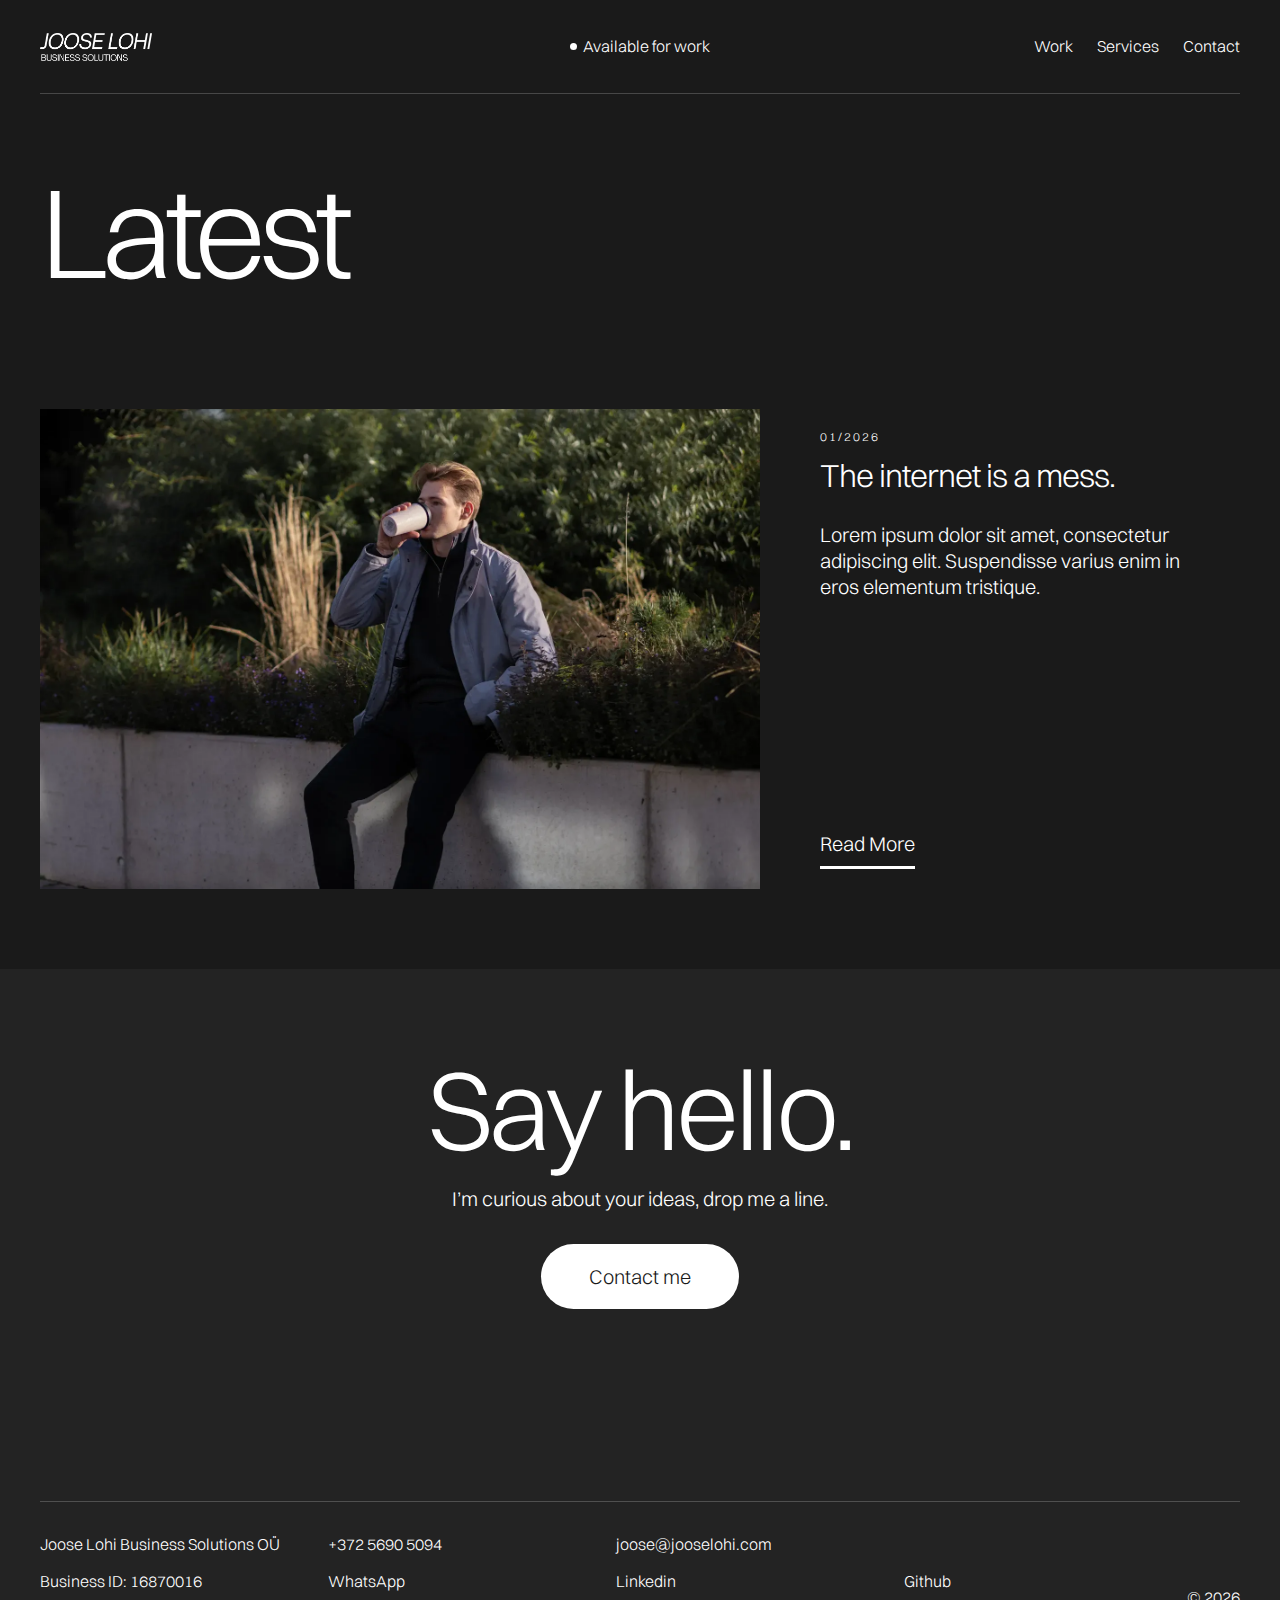
<file: public/latest.html>
<!DOCTYPE html><!--  Last Published: Wed Jan 21 2026 11:42:59 GMT+0000 (Coordinated Universal Time)  -->
<html data-wf-page="6955a26e9da841dbe1d64b2a" data-wf-site="6955a26c9da841dbe1d64a0b">
<head>
  <meta charset="utf-8">
  <title>Latest</title>
  <meta content="Latest" property="og:title">
  <meta content="Latest" property="twitter:title">
  <meta content="width=device-width, initial-scale=1" name="viewport">
  <link href="css/normalize.css" rel="stylesheet" type="text/css">
  <link href="css/components.css" rel="stylesheet" type="text/css">
  <link href="css/newtokyo-6ce146.css" rel="stylesheet" type="text/css">
  <script type="text/javascript">!function(o,c){var n=c.documentElement,t=" w-mod-";n.className+=t+"js",("ontouchstart"in o||o.DocumentTouch&&c instanceof DocumentTouch)&&(n.className+=t+"touch")}(window,document);</script>
  <link href="images/favicon.png" rel="shortcut icon" type="image/x-icon">
  <link href="images/webclip.png" rel="apple-touch-icon">
</head>
<body>
  <div class="navbar">
    <div class="page-padding">
      <div class="container-large">
        <div class="navbar-inside">
          <a href="https://jooselohi.com" class="navbar-logo w-inline-block"><img src="images/text-logo-white.jpg" loading="lazy" width="Auto" height="28" alt="White text &quot;JOOSE LOHI BUSINESS SOLUTIONS&quot; on a black background."></a>
          <div id="w-node-_2beb261c-6d31-f492-585a-9c9ce40df4c7-e40df4c1" class="navbar-available-div">
            <div class="navbar-available-dot"></div>
            <div>Available for work</div>
          </div>
          <div id="w-node-_2beb261c-6d31-f492-585a-9c9ce40df4cb-e40df4c1" class="navbar-links-wrap">
            <a href="#" class="navbar-link">Work</a>
            <a href="#" class="navbar-link">Services</a>
            <a href="#contact" class="navbar-link">Contact</a>
          </div>
        </div>
      </div>
    </div>
  </div>
  <div class="section-latest">
    <div class="container-latest">
      <div class="page-padding">
        <div class="container-large">
          <div class="header-latest">
            <h1>Latest</h1>
          </div>
          <div class="latest">
            <div class="latest-item">
              <div class="latest-card-wrapper">
                <div class="latest-card-image-wrapper"><img sizes="(max-width: 3000px) 100vw, 3000px" srcset="images/AHP_Joose-42-p-500.webp 500w, images/AHP_Joose-42-p-800.webp 800w, images/AHP_Joose-42-p-1080.webp 1080w, images/AHP_Joose-42-p-1600.webp 1600w, images/AHP_Joose-42-p-2000.webp 2000w, images/AHP_Joose-42-p-2600.webp 2600w, images/man-drinking-coffee.jpg 3000w" alt="A man in a gray jacket and black pants is drinking from a white cup while sitting on a concrete wall with greenery behind him. The lighting is soft and natural." src="images/man-drinking-coffee.jpg" loading="lazy" class="latest-card-image"></div>
                <div class="latest-card-content-wrapper">
                  <div class="latest-card-content-top">
                    <div class="latest-card-date-wrapper">
                      <div class="latest-card-date">01/2026</div>
                    </div>
                    <h3 class="latest-card-heading">The internet is a mess.</h3>
                    <p>Lorem ipsum dolor sit amet, consectetur adipiscing elit. Suspendisse varius enim in eros elementum tristique.</p>
                  </div>
                  <a href="#" class="blog-card-button w-button">Read More</a>
                </div>
              </div>
            </div>
          </div>
        </div>
      </div>
    </div>
  </div>
  <footer id="contact" class="footer">
    <div class="page-padding">
      <div class="container-large">
        <div class="padding-top padding-huge">
          <div class="footer-inside">
            <div data-w-id="40281b69-8629-825b-200f-d22b865866f9" class="footer-top">
              <div class="margin-bottom margin-medium">
                <div class="footer-cta-text">Say hello.</div>
              </div>
              <div class="margin-bottom margin-medium">
                <div class="max-width-medium">
                  <div>I’m curious about your ideas, drop me a line.</div>
                </div>
              </div>
              <a href="mailto:joose@jooselohi.com" class="button w-inline-block">
                <div class="button-text-wrap">
                  <div class="button-text">Contact me</div>
                  <div class="button-text-absolute">Contact me</div>
                </div>
              </a>
            </div>
            <div data-w-id="40281b69-8629-825b-200f-d22b8658670c" class="footer-bottom">
              <div>
                <div class="footer-links-wrap">
                  <div href="#" id="w-node-f7de6b81-3cd9-6c16-a3d8-963a7151f1e3-865866f4" class="footer-link">Joose Lohi Business Solutions OÜ</div>
                  <a href="tel:+37256905094" id="w-node-_40281b69-8629-825b-200f-d22b86586710-865866f4" class="footer-link">+372 5690 5094</a>
                  <a href="mailto:joose@jooselohi.com" id="w-node-_40281b69-8629-825b-200f-d22b86586712-865866f4" class="footer-link">joose@jooselohi.com</a>
                </div>
                <div class="footer-links-wrap">
                  <div id="w-node-f1f7a3b7-480e-c252-97c6-18210399ed0e-865866f4" class="footer-link">Business ID: 16870016</div>
                  <a id="w-node-_3557691e-91a3-cc7c-5c8c-46555b184565-865866f4" href="https://wa.me/37256905094" target="_blank" class="footer-link">WhatsApp</a>
                  <a id="w-node-f1f7a3b7-480e-c252-97c6-18210399ed0c-865866f4" href="https://www.linkedin.com/in/joose-lohi-576965249/" target="_blank" class="footer-link">Linkedin</a>
                  <a id="w-node-f1f7a3b7-480e-c252-97c6-18210399ed12-865866f4" href="https://github.com/jooselohi" target="_blank" class="footer-link">Github</a>
                </div>
              </div>
              <div class="footer-link">© 2026</div>
            </div>
          </div>
        </div>
      </div>
    </div>
  </footer>
  <script src="https://d3e54v103j8qbb.cloudfront.net/js/jquery-3.5.1.min.dc5e7f18c8.js?site=6955a26c9da841dbe1d64a0b" type="text/javascript" integrity="sha256-9/aliU8dGd2tb6OSsuzixeV4y/faTqgFtohetphbbj0=" crossorigin="anonymous"></script>
  <script src="js/newtokyo-6ce146.js" type="text/javascript"></script>
</body>
</html>
</file>
<file: public/css/components.css>
@font-face {
  font-family: 'webflow-icons';
  src: url("[data-uri]") format('truetype');
  font-weight: normal;
  font-style: normal;
}
[class^="w-icon-"],
[class*=" w-icon-"] {
  /* use !important to prevent issues with browser extensions that change fonts */
  font-family: 'webflow-icons' !important;
  speak: none;
  font-style: normal;
  font-weight: normal;
  font-variant: normal;
  text-transform: none;
  line-height: 1;
  /* Better Font Rendering =========== */
  -webkit-font-smoothing: antialiased;
  -moz-osx-font-smoothing: grayscale;
}
.w-icon-slider-right:before {
  content: "\e600";
}
.w-icon-slider-left:before {
  content: "\e601";
}
.w-icon-nav-menu:before {
  content: "\e602";
}
.w-icon-arrow-down:before,
.w-icon-dropdown-toggle:before {
  content: "\e603";
}
.w-icon-file-upload-remove:before {
  content: "\e900";
}
.w-icon-file-upload-icon:before {
  content: "\e903";
}
* {
  -webkit-box-sizing: border-box;
  -moz-box-sizing: border-box;
  box-sizing: border-box;
}
html {
  height: 100%;
}
body {
  margin: 0;
  min-height: 100%;
  background-color: #fff;
  font-family: Arial, sans-serif;
  font-size: 14px;
  line-height: 20px;
  color: #333;
}
img {
  max-width: 100%;
  vertical-align: middle;
  display: inline-block;
}
html.w-mod-touch * {
  background-attachment: scroll !important;
}
.w-block {
  display: block;
}
.w-inline-block {
  max-width: 100%;
  display: inline-block;
}
.w-clearfix:before,
.w-clearfix:after {
  content: " ";
  display: table;
  grid-column-start: 1;
  grid-row-start: 1;
  grid-column-end: 2;
  grid-row-end: 2;
}
.w-clearfix:after {
  clear: both;
}
.w-hidden {
  display: none;
}
.w-button {
  display: inline-block;
  padding: 9px 15px;
  background-color: #3898EC;
  color: white;
  border: 0;
  line-height: inherit;
  text-decoration: none;
  cursor: pointer;
  border-radius: 0;
}
input.w-button {
  -webkit-appearance: button;
}
html[data-w-dynpage] [data-w-cloak] {
  color: transparent !important;
}
.w-code-block {
  margin: unset;
}
pre.w-code-block code {
  all: inherit;
}
.w-optimization {
  display: contents;
}
.w-webflow-badge,
.w-webflow-badge > img {
  box-sizing: unset;
  width: unset;
  height: unset;
  max-height: unset;
  max-width: unset;
  min-height: unset;
  min-width: unset;
  margin: unset;
  padding: unset;
  float: unset;
  clear: unset;
  border: unset;
  border-radius: unset;
  background: unset;
  background-image: unset;
  background-position: unset;
  background-size: unset;
  background-repeat: unset;
  background-origin: unset;
  background-clip: unset;
  background-attachment: unset;
  background-color: unset;
  box-shadow: unset;
  transform: unset;
  transition: unset;
  direction: unset;
  font-family: unset;
  font-weight: unset;
  color: unset;
  font-size: unset;
  line-height: unset;
  font-style: unset;
  font-variant: unset;
  text-align: unset;
  letter-spacing: unset;
  text-decoration: unset;
  text-indent: unset;
  text-transform: unset;
  list-style-type: unset;
  text-shadow: unset;
  vertical-align: unset;
  cursor: unset;
  white-space: unset;
  word-break: unset;
  word-spacing: unset;
  word-wrap: unset;
}
.w-webflow-badge {
  position: fixed !important;
  display: inline-block !important;
  visibility: visible !important;
  opacity: 1 !important;
  z-index: 2147483647 !important;
  top: auto !important;
  right: 12px !important;
  bottom: 12px !important;
  left: auto !important;
  color: #aaadb0 !important;
  background-color: #fff !important;
  border-radius: 3px !important;
  padding: 6px !important;
  font-size: 12px !important;
  line-height: 14px !important;
  text-decoration: none !important;
  transform: none !important;
  margin: 0 !important;
  width: auto !important;
  height: auto !important;
  overflow: unset !important;
  white-space: nowrap;
  box-shadow: 0 0 0 1px rgba(0, 0, 0, 0.1), 0px 1px 3px rgba(0, 0, 0, 0.1);
  cursor: pointer;
}
.w-webflow-badge > img {
  position: unset;
  display: inline-block !important;
  visibility: unset !important;
  opacity: 1 !important;
  vertical-align: middle !important;
}
h1,
h2,
h3,
h4,
h5,
h6 {
  font-weight: bold;
  margin-bottom: 10px;
}
h1 {
  font-size: 38px;
  line-height: 44px;
  margin-top: 20px;
}
h2 {
  font-size: 32px;
  line-height: 36px;
  margin-top: 20px;
}
h3 {
  font-size: 24px;
  line-height: 30px;
  margin-top: 20px;
}
h4 {
  font-size: 18px;
  line-height: 24px;
  margin-top: 10px;
}
h5 {
  font-size: 14px;
  line-height: 20px;
  margin-top: 10px;
}
h6 {
  font-size: 12px;
  line-height: 18px;
  margin-top: 10px;
}
p {
  margin-top: 0;
  margin-bottom: 10px;
}
blockquote {
  margin: 0 0 10px 0;
  padding: 10px 20px;
  border-left: 5px solid #E2E2E2;
  font-size: 18px;
  line-height: 22px;
}
figure {
  margin: 0;
  margin-bottom: 10px;
}
figcaption {
  margin-top: 5px;
  text-align: center;
}
ul,
ol {
  margin-top: 0px;
  margin-bottom: 10px;
  padding-left: 40px;
}
.w-list-unstyled {
  padding-left: 0;
  list-style: none;
}
.w-embed:before,
.w-embed:after {
  content: " ";
  display: table;
  grid-column-start: 1;
  grid-row-start: 1;
  grid-column-end: 2;
  grid-row-end: 2;
}
.w-embed:after {
  clear: both;
}
.w-video {
  width: 100%;
  position: relative;
  padding: 0;
}
.w-video iframe,
.w-video object,
.w-video embed {
  position: absolute;
  top: 0;
  left: 0;
  width: 100%;
  height: 100%;
  border: none;
}
fieldset {
  padding: 0;
  margin: 0;
  border: 0;
}
button,
[type='button'],
[type='reset'] {
  border: 0;
  cursor: pointer;
  -webkit-appearance: button;
}
.w-form {
  margin: 0 0 15px;
}
.w-form-done {
  display: none;
  padding: 20px;
  text-align: center;
  background-color: #dddddd;
}
.w-form-fail {
  display: none;
  margin-top: 10px;
  padding: 10px;
  background-color: #ffdede;
}
label {
  display: block;
  margin-bottom: 5px;
  font-weight: bold;
}
.w-input,
.w-select {
  display: block;
  width: 100%;
  height: 38px;
  padding: 8px 12px;
  margin-bottom: 10px;
  font-size: 14px;
  line-height: 1.42857143;
  color: #333333;
  vertical-align: middle;
  background-color: #ffffff;
  border: 1px solid #cccccc;
}
.w-input::placeholder,
.w-select::placeholder {
  color: #999;
}
.w-input:focus,
.w-select:focus {
  border-color: #3898EC;
  outline: 0;
}
.w-input[disabled],
.w-select[disabled],
.w-input[readonly],
.w-select[readonly],
fieldset[disabled] .w-input,
fieldset[disabled] .w-select {
  cursor: not-allowed;
}
.w-input[disabled]:not(.w-input-disabled),
.w-select[disabled]:not(.w-input-disabled),
.w-input[readonly],
.w-select[readonly],
fieldset[disabled]:not(.w-input-disabled) .w-input,
fieldset[disabled]:not(.w-input-disabled) .w-select {
  background-color: #eeeeee;
}
textarea.w-input,
textarea.w-select {
  height: auto;
}
.w-select {
  background-color: #f3f3f3;
}
.w-select[multiple] {
  height: auto;
}
.w-form-label {
  display: inline-block;
  cursor: pointer;
  font-weight: normal;
  margin-bottom: 0px;
}
.w-radio {
  display: block;
  margin-bottom: 5px;
  padding-left: 20px;
}
.w-radio:before,
.w-radio:after {
  content: " ";
  display: table;
  grid-column-start: 1;
  grid-row-start: 1;
  grid-column-end: 2;
  grid-row-end: 2;
}
.w-radio:after {
  clear: both;
}
.w-radio-input {
  margin: 4px 0 0;
  line-height: normal;
  float: left;
  margin-left: -20px;
}
.w-radio-input {
  margin-top: 3px;
}
.w-file-upload {
  display: block;
  margin-bottom: 10px;
}
.w-file-upload-input {
  width: 0.1px;
  height: 0.1px;
  opacity: 0;
  overflow: hidden;
  position: absolute;
  z-index: -100;
}
.w-file-upload-default,
.w-file-upload-uploading,
.w-file-upload-success {
  display: inline-block;
  color: #333333;
}
.w-file-upload-error {
  display: block;
  margin-top: 10px;
}
.w-file-upload-default.w-hidden,
.w-file-upload-uploading.w-hidden,
.w-file-upload-error.w-hidden,
.w-file-upload-success.w-hidden {
  display: none;
}
.w-file-upload-uploading-btn {
  display: flex;
  font-size: 14px;
  font-weight: normal;
  cursor: pointer;
  margin: 0;
  padding: 8px 12px;
  border: 1px solid #cccccc;
  background-color: #fafafa;
}
.w-file-upload-file {
  display: flex;
  flex-grow: 1;
  justify-content: space-between;
  margin: 0;
  padding: 8px 9px 8px 11px;
  border: 1px solid #cccccc;
  background-color: #fafafa;
}
.w-file-upload-file-name {
  font-size: 14px;
  font-weight: normal;
  display: block;
}
.w-file-remove-link {
  margin-top: 3px;
  margin-left: 10px;
  width: auto;
  height: auto;
  padding: 3px;
  display: block;
  cursor: pointer;
}
.w-icon-file-upload-remove {
  margin: auto;
  font-size: 10px;
}
.w-file-upload-error-msg {
  display: inline-block;
  color: #ea384c;
  padding: 2px 0;
}
.w-file-upload-info {
  display: inline-block;
  line-height: 38px;
  padding: 0 12px;
}
.w-file-upload-label {
  display: inline-block;
  font-size: 14px;
  font-weight: normal;
  cursor: pointer;
  margin: 0;
  padding: 8px 12px;
  border: 1px solid #cccccc;
  background-color: #fafafa;
}
.w-icon-file-upload-icon,
.w-icon-file-upload-uploading {
  display: inline-block;
  margin-right: 8px;
  width: 20px;
}
.w-icon-file-upload-uploading {
  height: 20px;
}
.w-container {
  margin-left: auto;
  margin-right: auto;
  max-width: 940px;
}
.w-container:before,
.w-container:after {
  content: " ";
  display: table;
  grid-column-start: 1;
  grid-row-start: 1;
  grid-column-end: 2;
  grid-row-end: 2;
}
.w-container:after {
  clear: both;
}
.w-container .w-row {
  margin-left: -10px;
  margin-right: -10px;
}
.w-row:before,
.w-row:after {
  content: " ";
  display: table;
  grid-column-start: 1;
  grid-row-start: 1;
  grid-column-end: 2;
  grid-row-end: 2;
}
.w-row:after {
  clear: both;
}
.w-row .w-row {
  margin-left: 0;
  margin-right: 0;
}
.w-col {
  position: relative;
  float: left;
  width: 100%;
  min-height: 1px;
  padding-left: 10px;
  padding-right: 10px;
}
.w-col .w-col {
  padding-left: 0;
  padding-right: 0;
}
.w-col-1 {
  width: 8.33333333%;
}
.w-col-2 {
  width: 16.66666667%;
}
.w-col-3 {
  width: 25%;
}
.w-col-4 {
  width: 33.33333333%;
}
.w-col-5 {
  width: 41.66666667%;
}
.w-col-6 {
  width: 50%;
}
.w-col-7 {
  width: 58.33333333%;
}
.w-col-8 {
  width: 66.66666667%;
}
.w-col-9 {
  width: 75%;
}
.w-col-10 {
  width: 83.33333333%;
}
.w-col-11 {
  width: 91.66666667%;
}
.w-col-12 {
  width: 100%;
}
.w-hidden-main {
  display: none !important;
}
@media screen and (max-width: 991px) {
  .w-container {
    max-width: 728px;
  }
  .w-hidden-main {
    display: inherit !important;
  }
  .w-hidden-medium {
    display: none !important;
  }
  .w-col-medium-1 {
    width: 8.33333333%;
  }
  .w-col-medium-2 {
    width: 16.66666667%;
  }
  .w-col-medium-3 {
    width: 25%;
  }
  .w-col-medium-4 {
    width: 33.33333333%;
  }
  .w-col-medium-5 {
    width: 41.66666667%;
  }
  .w-col-medium-6 {
    width: 50%;
  }
  .w-col-medium-7 {
    width: 58.33333333%;
  }
  .w-col-medium-8 {
    width: 66.66666667%;
  }
  .w-col-medium-9 {
    width: 75%;
  }
  .w-col-medium-10 {
    width: 83.33333333%;
  }
  .w-col-medium-11 {
    width: 91.66666667%;
  }
  .w-col-medium-12 {
    width: 100%;
  }
  .w-col-stack {
    width: 100%;
    left: auto;
    right: auto;
  }
}
@media screen and (max-width: 767px) {
  .w-hidden-main {
    display: inherit !important;
  }
  .w-hidden-medium {
    display: inherit !important;
  }
  .w-hidden-small {
    display: none !important;
  }
  .w-row,
  .w-container .w-row {
    margin-left: 0;
    margin-right: 0;
  }
  .w-col {
    width: 100%;
    left: auto;
    right: auto;
  }
  .w-col-small-1 {
    width: 8.33333333%;
  }
  .w-col-small-2 {
    width: 16.66666667%;
  }
  .w-col-small-3 {
    width: 25%;
  }
  .w-col-small-4 {
    width: 33.33333333%;
  }
  .w-col-small-5 {
    width: 41.66666667%;
  }
  .w-col-small-6 {
    width: 50%;
  }
  .w-col-small-7 {
    width: 58.33333333%;
  }
  .w-col-small-8 {
    width: 66.66666667%;
  }
  .w-col-small-9 {
    width: 75%;
  }
  .w-col-small-10 {
    width: 83.33333333%;
  }
  .w-col-small-11 {
    width: 91.66666667%;
  }
  .w-col-small-12 {
    width: 100%;
  }
}
@media screen and (max-width: 479px) {
  .w-container {
    max-width: none;
  }
  .w-hidden-main {
    display: inherit !important;
  }
  .w-hidden-medium {
    display: inherit !important;
  }
  .w-hidden-small {
    display: inherit !important;
  }
  .w-hidden-tiny {
    display: none !important;
  }
  .w-col {
    width: 100%;
  }
  .w-col-tiny-1 {
    width: 8.33333333%;
  }
  .w-col-tiny-2 {
    width: 16.66666667%;
  }
  .w-col-tiny-3 {
    width: 25%;
  }
  .w-col-tiny-4 {
    width: 33.33333333%;
  }
  .w-col-tiny-5 {
    width: 41.66666667%;
  }
  .w-col-tiny-6 {
    width: 50%;
  }
  .w-col-tiny-7 {
    width: 58.33333333%;
  }
  .w-col-tiny-8 {
    width: 66.66666667%;
  }
  .w-col-tiny-9 {
    width: 75%;
  }
  .w-col-tiny-10 {
    width: 83.33333333%;
  }
  .w-col-tiny-11 {
    width: 91.66666667%;
  }
  .w-col-tiny-12 {
    width: 100%;
  }
}
.w-widget {
  position: relative;
}
.w-widget-map {
  width: 100%;
  height: 400px;
}
.w-widget-map label {
  width: auto;
  display: inline;
}
.w-widget-map img {
  max-width: inherit;
}
.w-widget-map .gm-style-iw {
  text-align: center;
}
.w-widget-map .gm-style-iw > button {
  display: none !important;
}
.w-widget-twitter {
  overflow: hidden;
}
.w-widget-twitter-count-shim {
  display: inline-block;
  vertical-align: top;
  position: relative;
  width: 28px;
  height: 20px;
  text-align: center;
  background: white;
  border: #758696 solid 1px;
  border-radius: 3px;
}
.w-widget-twitter-count-shim * {
  pointer-events: none;
  user-select: none;
}
.w-widget-twitter-count-shim .w-widget-twitter-count-inner {
  position: relative;
  font-size: 15px;
  line-height: 12px;
  text-align: center;
  color: #999;
  font-family: serif;
}
.w-widget-twitter-count-shim .w-widget-twitter-count-clear {
  position: relative;
  display: block;
}
.w-widget-twitter-count-shim.w--large {
  width: 36px;
  height: 28px;
}
.w-widget-twitter-count-shim.w--large .w-widget-twitter-count-inner {
  font-size: 18px;
  line-height: 18px;
}
.w-widget-twitter-count-shim:not(.w--vertical) {
  margin-left: 5px;
  margin-right: 8px;
}
.w-widget-twitter-count-shim:not(.w--vertical).w--large {
  margin-left: 6px;
}
.w-widget-twitter-count-shim:not(.w--vertical):before,
.w-widget-twitter-count-shim:not(.w--vertical):after {
  top: 50%;
  left: 0;
  border: solid transparent;
  content: ' ';
  height: 0;
  width: 0;
  position: absolute;
  pointer-events: none;
}
.w-widget-twitter-count-shim:not(.w--vertical):before {
  border-color: rgba(117, 134, 150, 0);
  border-right-color: #5d6c7b;
  border-width: 4px;
  margin-left: -9px;
  margin-top: -4px;
}
.w-widget-twitter-count-shim:not(.w--vertical).w--large:before {
  border-width: 5px;
  margin-left: -10px;
  margin-top: -5px;
}
.w-widget-twitter-count-shim:not(.w--vertical):after {
  border-color: rgba(255, 255, 255, 0);
  border-right-color: white;
  border-width: 4px;
  margin-left: -8px;
  margin-top: -4px;
}
.w-widget-twitter-count-shim:not(.w--vertical).w--large:after {
  border-width: 5px;
  margin-left: -9px;
  margin-top: -5px;
}
.w-widget-twitter-count-shim.w--vertical {
  width: 61px;
  height: 33px;
  margin-bottom: 8px;
}
.w-widget-twitter-count-shim.w--vertical:before,
.w-widget-twitter-count-shim.w--vertical:after {
  top: 100%;
  left: 50%;
  border: solid transparent;
  content: ' ';
  height: 0;
  width: 0;
  position: absolute;
  pointer-events: none;
}
.w-widget-twitter-count-shim.w--vertical:before {
  border-color: rgba(117, 134, 150, 0);
  border-top-color: #5d6c7b;
  border-width: 5px;
  margin-left: -5px;
}
.w-widget-twitter-count-shim.w--vertical:after {
  border-color: rgba(255, 255, 255, 0);
  border-top-color: white;
  border-width: 4px;
  margin-left: -4px;
}
.w-widget-twitter-count-shim.w--vertical .w-widget-twitter-count-inner {
  font-size: 18px;
  line-height: 22px;
}
.w-widget-twitter-count-shim.w--vertical.w--large {
  width: 76px;
}
.w-background-video {
  position: relative;
  overflow: hidden;
  height: 500px;
  color: white;
}
.w-background-video > video {
  background-size: cover;
  background-position: 50% 50%;
  position: absolute;
  margin: auto;
  width: 100%;
  height: 100%;
  right: -100%;
  bottom: -100%;
  top: -100%;
  left: -100%;
  object-fit: cover;
  z-index: -100;
}
.w-background-video > video::-webkit-media-controls-start-playback-button {
  display: none !important;
  -webkit-appearance: none;
}
.w-background-video--control {
  position: absolute;
  bottom: 1em;
  right: 1em;
  background-color: transparent;
  padding: 0;
}
.w-background-video--control > [hidden] {
  display: none !important;
}
.w-slider {
  position: relative;
  height: 300px;
  text-align: center;
  background: #dddddd;
  clear: both;
  -webkit-tap-highlight-color: rgba(0, 0, 0, 0);
  tap-highlight-color: rgba(0, 0, 0, 0);
}
.w-slider-mask {
  position: relative;
  display: block;
  overflow: hidden;
  z-index: 1;
  left: 0;
  right: 0;
  height: 100%;
  white-space: nowrap;
}
.w-slide {
  position: relative;
  display: inline-block;
  vertical-align: top;
  width: 100%;
  height: 100%;
  white-space: normal;
  text-align: left;
}
.w-slider-nav {
  position: absolute;
  z-index: 2;
  top: auto;
  right: 0;
  bottom: 0;
  left: 0;
  margin: auto;
  padding-top: 10px;
  height: 40px;
  text-align: center;
  -webkit-tap-highlight-color: rgba(0, 0, 0, 0);
  tap-highlight-color: rgba(0, 0, 0, 0);
}
.w-slider-nav.w-round > div {
  border-radius: 100%;
}
.w-slider-nav.w-num > div {
  width: auto;
  height: auto;
  padding: 0.2em 0.5em;
  font-size: inherit;
  line-height: inherit;
}
.w-slider-nav.w-shadow > div {
  box-shadow: 0 0 3px rgba(51, 51, 51, 0.4);
}
.w-slider-nav-invert {
  color: #fff;
}
.w-slider-nav-invert > div {
  background-color: rgba(34, 34, 34, 0.4);
}
.w-slider-nav-invert > div.w-active {
  background-color: #222;
}
.w-slider-dot {
  position: relative;
  display: inline-block;
  width: 1em;
  height: 1em;
  background-color: rgba(255, 255, 255, 0.4);
  cursor: pointer;
  margin: 0 3px 0.5em;
  transition: background-color 100ms, color 100ms;
}
.w-slider-dot.w-active {
  background-color: #fff;
}
.w-slider-dot:focus {
  outline: none;
  box-shadow: 0px 0px 0px 2px #fff;
}
.w-slider-dot:focus.w-active {
  box-shadow: none;
}
.w-slider-arrow-left,
.w-slider-arrow-right {
  position: absolute;
  width: 80px;
  top: 0;
  right: 0;
  bottom: 0;
  left: 0;
  margin: auto;
  cursor: pointer;
  overflow: hidden;
  color: white;
  font-size: 40px;
  -webkit-tap-highlight-color: rgba(0, 0, 0, 0);
  tap-highlight-color: rgba(0, 0, 0, 0);
  user-select: none;
}
.w-slider-arrow-left [class^='w-icon-'],
.w-slider-arrow-right [class^='w-icon-'],
.w-slider-arrow-left [class*=' w-icon-'],
.w-slider-arrow-right [class*=' w-icon-'] {
  position: absolute;
}
.w-slider-arrow-left:focus,
.w-slider-arrow-right:focus {
  outline: 0;
}
.w-slider-arrow-left {
  z-index: 3;
  right: auto;
}
.w-slider-arrow-right {
  z-index: 4;
  left: auto;
}
.w-icon-slider-left,
.w-icon-slider-right {
  top: 0;
  right: 0;
  bottom: 0;
  left: 0;
  margin: auto;
  width: 1em;
  height: 1em;
}
.w-slider-aria-label {
  border: 0;
  clip: rect(0 0 0 0);
  height: 1px;
  margin: -1px;
  overflow: hidden;
  padding: 0;
  position: absolute;
  width: 1px;
}
.w-slider-force-show {
  display: block !important;
}
.w-dropdown {
  display: inline-block;
  position: relative;
  text-align: left;
  margin-left: auto;
  margin-right: auto;
  z-index: 900;
}
.w-dropdown-btn,
.w-dropdown-toggle,
.w-dropdown-link {
  position: relative;
  vertical-align: top;
  text-decoration: none;
  color: #222222;
  padding: 20px;
  text-align: left;
  margin-left: auto;
  margin-right: auto;
  white-space: nowrap;
}
.w-dropdown-toggle {
  user-select: none;
  display: inline-block;
  cursor: pointer;
  padding-right: 40px;
}
.w-dropdown-toggle:focus {
  outline: 0;
}
.w-icon-dropdown-toggle {
  position: absolute;
  top: 0;
  right: 0;
  bottom: 0;
  margin: auto;
  margin-right: 20px;
  width: 1em;
  height: 1em;
}
.w-dropdown-list {
  position: absolute;
  background: #dddddd;
  display: none;
  min-width: 100%;
}
.w-dropdown-list.w--open {
  display: block;
}
.w-dropdown-link {
  padding: 10px 20px;
  display: block;
  color: #222222;
}
.w-dropdown-link.w--current {
  color: #0082f3;
}
.w-dropdown-link:focus {
  outline: 0;
}
@media screen and (max-width: 767px) {
  .w-nav-brand {
    padding-left: 10px;
  }
}
/**
 * ## Note
 * Safari (on both iOS and OS X) does not handle viewport units (vh, vw) well.
 * For example percentage units do not work on descendants of elements that
 * have any dimensions expressed in viewport units. It also doesn’t handle them at
 * all in `calc()`.
 */
/**
 * Wrapper around all lightbox elements
 *
 * 1. Since the lightbox can receive focus, IE also gives it an outline.
 * 2. Fixes flickering on Chrome when a transition is in progress
 *    underneath the lightbox.
 */
.w-lightbox-backdrop {
  cursor: auto;
  font-style: normal;
  letter-spacing: normal;
  list-style: disc;
  text-indent: 0;
  text-shadow: none;
  text-transform: none;
  visibility: visible;
  white-space: normal;
  word-break: normal;
  word-spacing: normal;
  word-wrap: normal;
  position: fixed;
  top: 0;
  right: 0;
  bottom: 0;
  left: 0;
  color: #fff;
  font-family: "Helvetica Neue", Helvetica, Ubuntu, "Segoe UI", Verdana, sans-serif;
  font-size: 17px;
  line-height: 1.2;
  font-weight: 300;
  text-align: center;
  background: rgba(0, 0, 0, 0.9);
  z-index: 2000;
  outline: 0;
  /* 1 */
  opacity: 0;
  -webkit-user-select: none;
  -moz-user-select: none;
  -webkit-tap-highlight-color: transparent;
  -webkit-transform: translate(0, 0);
  /* 2 */
}
/**
 * Neat trick to bind the rubberband effect to our canvas instead of the whole
 * document on iOS. It also prevents a bug that causes the document underneath to scroll.
 */
.w-lightbox-backdrop,
.w-lightbox-container {
  height: 100%;
  overflow: auto;
  -webkit-overflow-scrolling: touch;
}
.w-lightbox-content {
  position: relative;
  height: 100vh;
  overflow: hidden;
}
.w-lightbox-view {
  position: absolute;
  width: 100vw;
  height: 100vh;
  opacity: 0;
}
.w-lightbox-view:before {
  content: "";
  height: 100vh;
}
/* .w-lightbox-content */
.w-lightbox-group,
.w-lightbox-group .w-lightbox-view,
.w-lightbox-group .w-lightbox-view:before {
  height: 86vh;
}
.w-lightbox-frame,
.w-lightbox-view:before {
  display: inline-block;
  vertical-align: middle;
}
/*
 * 1. Remove default margin set by user-agent on the <figure> element.
 */
.w-lightbox-figure {
  position: relative;
  margin: 0;
  /* 1 */
}
.w-lightbox-group .w-lightbox-figure {
  cursor: pointer;
}
/**
 * IE adds image dimensions as width and height attributes on the IMG tag,
 * but we need both width and height to be set to auto to enable scaling.
 */
.w-lightbox-img {
  width: auto;
  height: auto;
  max-width: none;
}
/**
 * 1. Reset if style is set by user on "All Images"
 */
.w-lightbox-image {
  display: block;
  float: none;
  /* 1 */
  max-width: 100vw;
  max-height: 100vh;
}
.w-lightbox-group .w-lightbox-image {
  max-height: 86vh;
}
.w-lightbox-caption {
  position: absolute;
  right: 0;
  bottom: 0;
  left: 0;
  padding: 0.5em 1em;
  background: rgba(0, 0, 0, 0.4);
  text-align: left;
  text-overflow: ellipsis;
  white-space: nowrap;
  overflow: hidden;
}
.w-lightbox-embed {
  position: absolute;
  top: 0;
  right: 0;
  bottom: 0;
  left: 0;
  width: 100%;
  height: 100%;
}
.w-lightbox-control {
  position: absolute;
  top: 0;
  width: 4em;
  background-size: 24px;
  background-repeat: no-repeat;
  background-position: center;
  cursor: pointer;
  -webkit-transition: all 0.3s;
  transition: all 0.3s;
}
.w-lightbox-left {
  display: none;
  bottom: 0;
  left: 0;
  /* <svg xmlns="http://www.w3.org/2000/svg" viewBox="-20 0 24 40" width="24" height="40"><g transform="rotate(45)"><path d="m0 0h5v23h23v5h-28z" opacity=".4"/><path d="m1 1h3v23h23v3h-26z" fill="#fff"/></g></svg> */
  background-image: url("[data-uri]");
}
.w-lightbox-right {
  display: none;
  right: 0;
  bottom: 0;
  /* <svg xmlns="http://www.w3.org/2000/svg" viewBox="-4 0 24 40" width="24" height="40"><g transform="rotate(45)"><path d="m0-0h28v28h-5v-23h-23z" opacity=".4"/><path d="m1 1h26v26h-3v-23h-23z" fill="#fff"/></g></svg> */
  background-image: url("[data-uri]");
}
/*
 * Without specifying the with and height inside the SVG, all versions of IE render the icon too small.
 * The bug does not seem to manifest itself if the elements are tall enough such as the above arrows.
 * (http://stackoverflow.com/questions/16092114/background-size-differs-in-internet-explorer)
 */
.w-lightbox-close {
  right: 0;
  height: 2.6em;
  /* <svg xmlns="http://www.w3.org/2000/svg" viewBox="-4 0 18 17" width="18" height="17"><g transform="rotate(45)"><path d="m0 0h7v-7h5v7h7v5h-7v7h-5v-7h-7z" opacity=".4"/><path d="m1 1h7v-7h3v7h7v3h-7v7h-3v-7h-7z" fill="#fff"/></g></svg> */
  background-image: url("[data-uri]");
  background-size: 18px;
}
/**
 * 1. All IE versions add extra space at the bottom without this.
 */
.w-lightbox-strip {
  position: absolute;
  bottom: 0;
  left: 0;
  right: 0;
  padding: 0 1vh;
  line-height: 0;
  /* 1 */
  white-space: nowrap;
  overflow-x: auto;
  overflow-y: hidden;
}
/*
 * 1. We use content-box to avoid having to do `width: calc(10vh + 2vw)`
 *    which doesn’t work in Safari anyway.
 * 2. Chrome renders images pixelated when switching to GPU. Making sure
 *    the parent is also rendered on the GPU (by setting translate3d for
 *    example) fixes this behavior.
 */
.w-lightbox-item {
  display: inline-block;
  width: 10vh;
  padding: 2vh 1vh;
  box-sizing: content-box;
  /* 1 */
  cursor: pointer;
  -webkit-transform: translate3d(0, 0, 0);
  /* 2 */
}
.w-lightbox-active {
  opacity: 0.3;
}
.w-lightbox-thumbnail {
  position: relative;
  height: 10vh;
  background: #222;
  overflow: hidden;
}
.w-lightbox-thumbnail-image {
  position: absolute;
  top: 0;
  left: 0;
}
.w-lightbox-thumbnail .w-lightbox-tall {
  top: 50%;
  width: 100%;
  -webkit-transform: translate(0, -50%);
  transform: translate(0, -50%);
}
.w-lightbox-thumbnail .w-lightbox-wide {
  left: 50%;
  height: 100%;
  -webkit-transform: translate(-50%, 0);
  transform: translate(-50%, 0);
}
/*
 * Spinner
 *
 * Absolute pixel values are used to avoid rounding errors that would cause
 * the white spinning element to be misaligned with the track.
 */
.w-lightbox-spinner {
  position: absolute;
  top: 50%;
  left: 50%;
  box-sizing: border-box;
  width: 40px;
  height: 40px;
  margin-top: -20px;
  margin-left: -20px;
  border: 5px solid rgba(0, 0, 0, 0.4);
  border-radius: 50%;
  -webkit-animation: spin 0.8s infinite linear;
  animation: spin 0.8s infinite linear;
}
.w-lightbox-spinner:after {
  content: "";
  position: absolute;
  top: -4px;
  right: -4px;
  bottom: -4px;
  left: -4px;
  border: 3px solid transparent;
  border-bottom-color: #fff;
  border-radius: 50%;
}
/*
 * Utility classes
 */
.w-lightbox-hide {
  display: none;
}
.w-lightbox-noscroll {
  overflow: hidden;
}
@media (min-width: 768px) {
  .w-lightbox-content {
    height: 96vh;
    margin-top: 2vh;
  }
  .w-lightbox-view,
  .w-lightbox-view:before {
    height: 96vh;
  }
  /* .w-lightbox-content */
  .w-lightbox-group,
  .w-lightbox-group .w-lightbox-view,
  .w-lightbox-group .w-lightbox-view:before {
    height: 84vh;
  }
  .w-lightbox-image {
    max-width: 96vw;
    max-height: 96vh;
  }
  .w-lightbox-group .w-lightbox-image {
    max-width: 82.3vw;
    max-height: 84vh;
  }
  .w-lightbox-left,
  .w-lightbox-right {
    display: block;
    opacity: 0.5;
  }
  .w-lightbox-close {
    opacity: 0.8;
  }
  .w-lightbox-control:hover {
    opacity: 1;
  }
}
.w-lightbox-inactive,
.w-lightbox-inactive:hover {
  opacity: 0;
}
.w-richtext:before,
.w-richtext:after {
  content: " ";
  display: table;
  grid-column-start: 1;
  grid-row-start: 1;
  grid-column-end: 2;
  grid-row-end: 2;
}
.w-richtext:after {
  clear: both;
}
.w-richtext[contenteditable="true"]:before,
.w-richtext[contenteditable="true"]:after {
  white-space: initial;
}
.w-richtext ol,
.w-richtext ul {
  overflow: hidden;
}
.w-richtext .w-richtext-figure-selected.w-richtext-figure-type-video div:after,
.w-richtext .w-richtext-figure-selected[data-rt-type="video"] div:after {
  outline: 2px solid #2895f7;
}
.w-richtext .w-richtext-figure-selected.w-richtext-figure-type-image div,
.w-richtext .w-richtext-figure-selected[data-rt-type="image"] div {
  outline: 2px solid #2895f7;
}
.w-richtext figure.w-richtext-figure-type-video > div:after,
.w-richtext figure[data-rt-type="video"] > div:after {
  content: '';
  position: absolute;
  display: none;
  left: 0;
  top: 0;
  right: 0;
  bottom: 0;
}
.w-richtext figure {
  position: relative;
  max-width: 60%;
}
.w-richtext figure > div:before {
  cursor: default!important;
}
.w-richtext figure img {
  width: 100%;
}
.w-richtext figure figcaption.w-richtext-figcaption-placeholder {
  opacity: 0.6;
}
.w-richtext figure div {
  /* fix incorrectly sized selection border in the data manager */
  font-size: 0px;
  color: transparent;
}
.w-richtext figure.w-richtext-figure-type-image,
.w-richtext figure[data-rt-type="image"] {
  display: table;
}
.w-richtext figure.w-richtext-figure-type-image > div,
.w-richtext figure[data-rt-type="image"] > div {
  display: inline-block;
}
.w-richtext figure.w-richtext-figure-type-image > figcaption,
.w-richtext figure[data-rt-type="image"] > figcaption {
  display: table-caption;
  caption-side: bottom;
}
.w-richtext figure.w-richtext-figure-type-video,
.w-richtext figure[data-rt-type="video"] {
  width: 60%;
  height: 0;
}
.w-richtext figure.w-richtext-figure-type-video iframe,
.w-richtext figure[data-rt-type="video"] iframe {
  position: absolute;
  top: 0;
  left: 0;
  width: 100%;
  height: 100%;
}
.w-richtext figure.w-richtext-figure-type-video > div,
.w-richtext figure[data-rt-type="video"] > div {
  width: 100%;
}
.w-richtext figure.w-richtext-align-center {
  margin-right: auto;
  margin-left: auto;
  clear: both;
}
.w-richtext figure.w-richtext-align-center.w-richtext-figure-type-image > div,
.w-richtext figure.w-richtext-align-center[data-rt-type="image"] > div {
  max-width: 100%;
}
.w-richtext figure.w-richtext-align-normal {
  clear: both;
}
.w-richtext figure.w-richtext-align-fullwidth {
  width: 100%;
  max-width: 100%;
  text-align: center;
  clear: both;
  display: block;
  margin-right: auto;
  margin-left: auto;
}
.w-richtext figure.w-richtext-align-fullwidth > div {
  display: inline-block;
  /* padding-bottom is used for aspect ratios in video figures
      we want the div to inherit that so hover/selection borders in the designer-canvas
      fit right*/
  padding-bottom: inherit;
}
.w-richtext figure.w-richtext-align-fullwidth > figcaption {
  display: block;
}
.w-richtext figure.w-richtext-align-floatleft {
  float: left;
  margin-right: 15px;
  clear: none;
}
.w-richtext figure.w-richtext-align-floatright {
  float: right;
  margin-left: 15px;
  clear: none;
}
.w-nav {
  position: relative;
  background: #dddddd;
  z-index: 1000;
}
.w-nav:before,
.w-nav:after {
  content: " ";
  display: table;
  grid-column-start: 1;
  grid-row-start: 1;
  grid-column-end: 2;
  grid-row-end: 2;
}
.w-nav:after {
  clear: both;
}
.w-nav-brand {
  position: relative;
  float: left;
  text-decoration: none;
  color: #333333;
}
.w-nav-link {
  position: relative;
  display: inline-block;
  vertical-align: top;
  text-decoration: none;
  color: #222222;
  padding: 20px;
  text-align: left;
  margin-left: auto;
  margin-right: auto;
}
.w-nav-link.w--current {
  color: #0082f3;
}
.w-nav-menu {
  position: relative;
  float: right;
}
[data-nav-menu-open] {
  display: block !important;
  position: absolute;
  top: 100%;
  left: 0;
  right: 0;
  background: #C8C8C8;
  text-align: center;
  overflow: visible;
  min-width: 200px;
}
.w--nav-link-open {
  display: block;
  position: relative;
}
.w-nav-overlay {
  position: absolute;
  overflow: hidden;
  display: none;
  top: 100%;
  left: 0;
  right: 0;
  width: 100%;
}
.w-nav-overlay [data-nav-menu-open] {
  top: 0;
}
.w-nav[data-animation='over-left'] .w-nav-overlay {
  width: auto;
}
.w-nav[data-animation='over-left'] .w-nav-overlay,
.w-nav[data-animation='over-left'] [data-nav-menu-open] {
  right: auto;
  z-index: 1;
  top: 0;
}
.w-nav[data-animation='over-right'] .w-nav-overlay {
  width: auto;
}
.w-nav[data-animation='over-right'] .w-nav-overlay,
.w-nav[data-animation='over-right'] [data-nav-menu-open] {
  left: auto;
  z-index: 1;
  top: 0;
}
.w-nav-button {
  position: relative;
  float: right;
  padding: 18px;
  font-size: 24px;
  display: none;
  cursor: pointer;
  -webkit-tap-highlight-color: rgba(0, 0, 0, 0);
  tap-highlight-color: rgba(0, 0, 0, 0);
  user-select: none;
}
.w-nav-button:focus {
  outline: 0;
}
.w-nav-button.w--open {
  background-color: #C8C8C8;
  color: white;
}
.w-nav[data-collapse='all'] .w-nav-menu {
  display: none;
}
.w-nav[data-collapse='all'] .w-nav-button {
  display: block;
}
.w--nav-dropdown-open {
  display: block;
}
.w--nav-dropdown-toggle-open {
  display: block;
}
.w--nav-dropdown-list-open {
  position: static;
}
@media screen and (max-width: 991px) {
  .w-nav[data-collapse='medium'] .w-nav-menu {
    display: none;
  }
  .w-nav[data-collapse='medium'] .w-nav-button {
    display: block;
  }
}
@media screen and (max-width: 767px) {
  .w-nav[data-collapse='small'] .w-nav-menu {
    display: none;
  }
  .w-nav[data-collapse='small'] .w-nav-button {
    display: block;
  }
  .w-nav-brand {
    padding-left: 10px;
  }
}
@media screen and (max-width: 479px) {
  .w-nav[data-collapse='tiny'] .w-nav-menu {
    display: none;
  }
  .w-nav[data-collapse='tiny'] .w-nav-button {
    display: block;
  }
}
.w-tabs {
  position: relative;
}
.w-tabs:before,
.w-tabs:after {
  content: " ";
  display: table;
  grid-column-start: 1;
  grid-row-start: 1;
  grid-column-end: 2;
  grid-row-end: 2;
}
.w-tabs:after {
  clear: both;
}
.w-tab-menu {
  position: relative;
}
.w-tab-link {
  position: relative;
  display: inline-block;
  vertical-align: top;
  text-decoration: none;
  padding: 9px 30px;
  text-align: left;
  cursor: pointer;
  color: #222222;
  background-color: #dddddd;
}
.w-tab-link.w--current {
  background-color: #C8C8C8;
}
.w-tab-link:focus {
  outline: 0;
}
.w-tab-content {
  position: relative;
  display: block;
  overflow: hidden;
}
.w-tab-pane {
  position: relative;
  display: none;
}
.w--tab-active {
  display: block;
}
@media screen and (max-width: 479px) {
  .w-tab-link {
    display: block;
  }
}
.w-ix-emptyfix:after {
  content: "";
}
@keyframes spin {
  0% {
    transform: rotate(0deg);
  }
  100% {
    transform: rotate(360deg);
  }
}
.w-dyn-empty {
  padding: 10px;
  background-color: #dddddd;
}
.w-dyn-hide {
  display: none !important;
}
.w-dyn-bind-empty {
  display: none !important;
}
.w-condition-invisible {
  display: none !important;
}
.wf-layout-layout {
  display: grid;
}
.w-code-component > * {
  height: 100%;
  width: 100%;
  position: absolute;
  top: 0;
  left: 0;
}
</file>
<file: public/css/newtokyo-6ce146.css>
@font-face {
  font-family: Switzer;
  src: url('../fonts/Switzer-Light.otf') format("opentype");
  font-weight: 300;
  font-style: normal;
  font-display: swap;
}

@font-face {
  font-family: Switzer;
  src: url('../fonts/Switzer-Regular.otf') format("opentype");
  font-weight: 400;
  font-style: normal;
  font-display: swap;
}

@font-face {
  font-family: Switzer;
  src: url('../fonts/Switzer-Extralight.otf') format("opentype");
  font-weight: 200;
  font-style: normal;
  font-display: swap;
}

@font-face {
  font-family: Switzer;
  src: url('../fonts/Switzer-Bold.otf') format("opentype");
  font-weight: 700;
  font-style: normal;
  font-display: swap;
}

@font-face {
  font-family: Switzer;
  src: url('../fonts/Switzer-Thin.otf') format("opentype");
  font-weight: 100;
  font-style: normal;
  font-display: swap;
}

@font-face {
  font-family: Switzer;
  src: url('../fonts/Switzer-Medium.otf') format("opentype");
  font-weight: 500;
  font-style: normal;
  font-display: swap;
}

:root {
  --black: #1a1a1a;
  --white: white;
  --black-light: #232323;
}

body {
  background-color: var(--black);
  color: var(--white);
  font-family: Switzer, sans-serif;
  font-size: 1.25rem;
  font-weight: 300;
  line-height: 1.3;
}

h1 {
  letter-spacing: -8px;
  margin-top: 0;
  margin-bottom: 0;
  font-size: 8rem;
  font-weight: 300;
  line-height: .9;
}

h2 {
  letter-spacing: -2px;
  margin-top: 0;
  margin-bottom: 0;
  font-size: 4rem;
  font-weight: 300;
  line-height: 1;
}

h3 {
  letter-spacing: -1px;
  margin-top: 0;
  margin-bottom: 0;
  font-size: 2rem;
  font-weight: 300;
  line-height: 1;
}

h4 {
  letter-spacing: -.5px;
  margin-top: 0;
  margin-bottom: 0;
  font-size: 1.5rem;
  font-weight: 300;
  line-height: 1.1;
}

h5 {
  margin-top: 0;
  margin-bottom: 0;
  font-size: 1.25rem;
  font-weight: 300;
  line-height: 1.1;
}

h6 {
  margin-top: 0;
  margin-bottom: 0;
  font-size: 1.1rem;
  font-weight: 300;
  line-height: 1.2;
}

p {
  margin-bottom: 0;
}

a {
  color: var(--black);
  text-decoration: none;
}

ul {
  margin-top: 0;
  margin-bottom: 0;
  padding-left: 1.25rem;
}

li {
  margin-bottom: .25rem;
}

img {
  max-width: 100%;
  display: inline-block;
}

label {
  margin-bottom: .25rem;
  font-weight: 500;
}

blockquote {
  border-left: .25rem solid #e2e2e2;
  margin-bottom: 0;
  padding: .75rem 1.25rem;
  font-size: 1.25rem;
  line-height: 1.5;
}

figure {
  margin-top: 2rem;
  margin-bottom: 2rem;
}

figcaption {
  text-align: center;
  margin-top: .25rem;
}

.heading-medium {
  letter-spacing: -.5px;
  font-size: 1.5rem;
  font-weight: 300;
  line-height: 1.1;
}

.text-style-muted {
  opacity: .6;
}

.max-width-medium {
  width: 100%;
  max-width: 32rem;
}

.form-text-field {
  background-color: #0000;
  min-height: 3rem;
  margin-bottom: .75rem;
  padding: .5rem 1rem;
}

.text-size-tiny {
  font-size: 1rem;
}

.container-large {
  width: 100%;
  max-width: 80rem;
  margin-left: auto;
  margin-right: auto;
}

.page-padding {
  padding-left: 2.5rem;
  padding-right: 2.5rem;
}

.max-width-large {
  width: 100%;
  max-width: 51rem;
}

.error-message {
  margin-top: .75rem;
  padding: .75rem;
}

.utility-page-wrap {
  justify-content: center;
  align-items: center;
  width: 100vw;
  max-width: 100%;
  height: 100vh;
  max-height: 100%;
  padding-left: 1.25rem;
  padding-right: 1.25rem;
  display: flex;
}

.utility-page-content {
  text-align: center;
  flex-direction: column;
  max-width: 20rem;
  display: flex;
}

.utility-page-form {
  flex-direction: column;
  align-items: stretch;
  display: flex;
}

.main-wrapper {
  overflow: hidden;
}

.margin-xsmall {
  margin: .5rem;
}

.margin-small {
  margin: 1rem;
}

.margin-medium {
  margin: 2rem;
}

.margin-xxlarge {
  margin: 5rem;
}

.padding-xlarge {
  padding: 4rem;
}

.padding-huge {
  padding: 6rem;
}

.margin-top {
  margin-bottom: 0;
  margin-left: 0;
  margin-right: 0;
}

.margin-bottom {
  margin-top: 0;
  margin-left: 0;
  margin-right: 0;
}

.margin-bottom.margin-medium {
  flex-direction: column;
  justify-content: center;
  align-items: center;
}

.padding-top {
  padding-bottom: 0;
  padding-left: 0;
  padding-right: 0;
}

.padding-vertical {
  padding-left: 0;
  padding-right: 0;
}

.header-latest {
  margin-bottom: 2rem;
  padding-top: 5rem;
  padding-bottom: 5rem;
}

.utility-image {
  width: 100%;
}

.hero-section {
  z-index: 1;
  flex-direction: column;
  justify-content: flex-end;
  min-height: 85vh;
  display: flex;
  position: relative;
}

.hero-component {
  flex-wrap: wrap;
  justify-content: space-between;
  align-items: flex-start;
  display: flex;
}

.hero-heading {
  margin-top: -1rem;
  margin-left: -.6rem;
}

.work-section {
  z-index: 2;
  background-color: var(--black-light);
  position: relative;
}

.work-grid {
  grid-column-gap: 1.5rem;
  grid-row-gap: 5rem;
  grid-template-rows: auto auto;
  grid-template-columns: 1fr 1fr;
  grid-auto-columns: 1fr;
  display: grid;
}

.work-item {
  color: var(--white);
}

.work-image-wrap {
  margin-bottom: 1.6rem;
  overflow: hidden;
}

.work-image {
  aspect-ratio: 4 / 3;
  object-fit: cover;
  width: 100%;
}

.text-size-xlarge {
  letter-spacing: -.5px;
  font-size: 3rem;
  font-weight: 200;
  line-height: 1.1;
}

.about-image-stats-grid {
  grid-column-gap: 2rem;
  grid-row-gap: 2rem;
  grid-template-rows: auto;
  grid-template-columns: .5fr 1fr;
  grid-auto-columns: 1fr;
  align-items: end;
  margin-top: 3rem;
  display: grid;
}

.about-image-wrap {
  overflow: hidden;
}

.about-image {
  aspect-ratio: 3 / 4;
  transform-origin: 50% 100%;
  object-fit: cover;
  object-position: 50% 50%;
}

.about-stats-items-wrap {
  grid-column-gap: 4rem;
  justify-content: flex-start;
  align-items: center;
  display: flex;
}

.about-stats-item {
  flex-direction: column;
  align-items: flex-start;
}

.about-stats-number-text {
  letter-spacing: -4px;
  font-size: 6rem;
  line-height: .9;
}

.services-component {
  justify-content: space-between;
  align-items: flex-start;
  display: flex;
}

.services-items-wrap {
  grid-row-gap: 3rem;
  flex-direction: column;
  width: 60%;
  display: flex;
}

.service-item {
  padding-bottom: 1rem;
  position: relative;
}

.service-item-tags-wrap {
  grid-column-gap: .8rem;
  grid-row-gap: .5rem;
  color: #ffffff80;
  flex-wrap: wrap;
  align-items: center;
  font-size: 1rem;
  display: flex;
}

.service-item-divider-line {
  transform-origin: 0%;
  background-color: #fff3;
  width: 100%;
  height: 1px;
  position: absolute;
  inset: auto 0% 0%;
}

.testimonials-grid-wrap {
  grid-column-gap: 1rem;
  grid-row-gap: 5rem;
  flex: 1;
  grid-template-rows: auto;
  grid-template-columns: 1fr 1fr 1fr;
  grid-auto-columns: 1fr;
  margin-top: 2rem;
  display: grid;
}

.testimonial-person {
  grid-column-gap: 1rem;
  align-items: center;
  margin-top: 1.2rem;
  display: flex;
}

.footer {
  background-color: var(--black-light);
  margin-top: 5rem;
}

.footer-inside {
  padding-bottom: 1rem;
}

.button-text-absolute {
  width: 100%;
  height: 100%;
  position: absolute;
  inset: 100% 0% auto;
}

.footer-top {
  text-align: center;
  flex-direction: column;
  justify-content: center;
  align-items: center;
  max-width: 48rem;
  margin-bottom: 12rem;
  margin-left: auto;
  margin-right: auto;
  display: flex;
}

.button-text-wrap {
  position: relative;
  overflow: hidden;
}

.footer-cta-text {
  letter-spacing: -.3rem;
  font-size: 7rem;
  line-height: .8;
}

.button {
  background-color: var(--white);
  color: var(--black);
  border-radius: 100px;
  padding: 1.2rem 3rem;
}

.footer-bottom {
  border-top: 1px solid #fff3;
  justify-content: space-between;
  align-items: flex-end;
  padding-top: 2rem;
  display: flex;
}

.footer-links-wrap {
  grid-column-gap: 3rem;
  grid-row-gap: .8rem;
  grid-template-rows: auto;
  grid-template-columns: 1fr 1fr 1fr 1fr;
  grid-auto-columns: 1fr;
  margin-bottom: 1rem;
  display: grid;
}

.footer-link {
  color: var(--white);
  font-size: 1rem;
  transition: color .2s;
}

.footer-link:hover {
  color: #fff9;
}

.navbar-inside {
  grid-column-gap: 2rem;
  grid-row-gap: 1rem;
  border-bottom: 1px solid #fff3;
  flex-wrap: wrap;
  grid-template-rows: auto;
  grid-template-columns: 1fr 1fr 1fr;
  grid-auto-columns: 1fr;
  justify-content: space-between;
  align-items: center;
  padding-top: 2rem;
  padding-bottom: 2rem;
  display: grid;
}

.navbar-logo {
  width: 7rem;
}

.navbar-available-div {
  grid-column-gap: 6px;
  align-items: center;
  font-size: 1rem;
  display: flex;
}

.navbar-available-dot {
  background-color: var(--white);
  border-radius: 100%;
  width: .4rem;
  height: .4rem;
}

.navbar-links-wrap {
  grid-column-gap: 1.5rem;
  align-items: center;
  display: flex;
}

.navbar-link {
  color: var(--white);
  font-size: 1rem;
}

.header {
  position: relative;
}

.image {
  z-index: -2;
  object-fit: cover;
  object-position: 50% 25%;
  width: 100%;
  height: 100%;
  position: absolute;
  inset: 0%;
}

.div-block {
  z-index: -1;
  opacity: .6;
  background-color: #1a1a1a;
  width: 100%;
  height: 100%;
  position: absolute;
  inset: 0%;
}

.latest-card-date-wrapper {
  display: flex;
}

.latest-card-wrapper {
  align-items: stretch;
  display: flex;
}

.latest-card-heading {
  margin-top: 1rem;
  margin-bottom: 30px;
}

.latest-item {
  margin-top: 40px;
  margin-bottom: 80px;
}

.latest-card-date {
  color: #fff;
  letter-spacing: 2px;
  text-transform: uppercase;
  margin-right: 20px;
  font-size: 12px;
  text-decoration: none;
}

.latest-card-image-wrapper {
  justify-content: center;
  align-items: center;
  width: 60%;
  margin-right: 40px;
  display: flex;
  overflow: hidden;
}

.blog-card-button {
  background-color: #0000;
  border-bottom: 3px solid #fff;
  margin-top: 0;
  padding-left: 0;
  padding-right: 0;
  position: relative;
  inset: auto auto 0% 0%;
}

.latest-card-image {
  aspect-ratio: 3 / 2;
  object-fit: cover;
  width: 100%;
  max-width: none;
  display: block;
}

.latest-card-content-wrapper {
  flex-direction: column;
  flex: 1;
  justify-content: space-between;
  align-items: flex-start;
  padding: 20px;
  display: flex;
  position: relative;
}

@media screen and (max-width: 991px) {
  h1 {
    letter-spacing: -6px;
    font-size: 6rem;
  }

  .margin-xxlarge {
    margin: 4rem;
  }

  .padding-huge {
    padding: 5rem;
  }

  .margin-top {
    margin-bottom: 0;
    margin-left: 0;
    margin-right: 0;
  }

  .margin-bottom {
    margin-top: 0;
    margin-left: 0;
    margin-right: 0;
  }

  .padding-top {
    padding-bottom: 0;
    padding-left: 0;
    padding-right: 0;
  }

  .padding-vertical {
    padding-left: 0;
    padding-right: 0;
  }

  .hero-component {
    grid-row-gap: 1rem;
  }

  .work-image-wrap {
    margin-bottom: 1.2rem;
  }

  .text-size-xlarge {
    font-size: 2.8rem;
  }

  .about-image-stats-grid {
    grid-template-columns: 1fr;
  }

  .about-image-wrap {
    width: 50%;
  }

  .about-stats-items-wrap {
    flex-wrap: wrap;
  }

  .testimonials-grid-wrap {
    grid-template-columns: 1fr 1fr;
    max-width: 100%;
  }

  .footer-bottom {
    grid-row-gap: 2rem;
    flex-direction: column;
    align-items: flex-start;
  }

  .image {
    object-position: 30% 25%;
  }

  .latest-card-wrapper {
    flex-direction: column;
    padding-left: 20px;
    padding-right: 20px;
  }

  .latest-card-image-wrapper {
    width: 100%;
  }

  .blog-card-button {
    margin-top: 40px;
    margin-left: 0;
    position: relative;
  }

  .latest-card-content-wrapper {
    margin-top: 40px;
    padding-left: 0;
    padding-right: 0;
  }
}

@media screen and (max-width: 767px) {
  h1 {
    letter-spacing: -5px;
    font-size: 5rem;
  }

  h2 {
    font-size: 3rem;
  }

  h3 {
    font-size: 1.8rem;
  }

  .heading-medium {
    font-size: 1.5rem;
  }

  .page-padding {
    padding-left: 1.25rem;
    padding-right: 1.25rem;
  }

  .margin-top {
    margin-bottom: 0;
    margin-left: 0;
    margin-right: 0;
  }

  .margin-bottom {
    margin-top: 0;
    margin-left: 0;
    margin-right: 0;
  }

  .padding-top {
    padding-bottom: 0;
    padding-left: 0;
    padding-right: 0;
  }

  .padding-vertical {
    padding-left: 0;
    padding-right: 0;
  }

  .header-latest {
    margin-bottom: 0;
    padding-top: 2rem;
    padding-bottom: 2rem;
  }

  .hero-component {
    grid-row-gap: 2rem;
    flex-direction: column;
  }

  .work-grid {
    grid-template-columns: 1fr;
  }

  .text-size-xlarge {
    font-size: 2.3rem;
  }

  .about-image-wrap {
    width: 70%;
  }

  .about-stats-items-wrap {
    grid-row-gap: 2rem;
  }

  .about-stats-number-text {
    font-size: 5rem;
  }

  .services-component {
    grid-row-gap: 4rem;
    flex-direction: column;
  }

  .services-items-wrap {
    width: 80%;
  }

  .footer-cta-text {
    font-size: 6rem;
  }

  .footer-links-wrap {
    grid-template-columns: 1fr 1fr 1fr;
  }
}

@media screen and (max-width: 479px) {
  body {
    font-size: 1.2rem;
  }

  h1 {
    letter-spacing: -3px;
    font-size: 4rem;
  }

  h2 {
    font-size: 2.7rem;
  }

  .margin-top {
    margin-bottom: 0;
    margin-left: 0;
    margin-right: 0;
  }

  .margin-bottom {
    margin-top: 0;
    margin-left: 0;
    margin-right: 0;
  }

  .padding-top {
    padding-bottom: 0;
    padding-left: 0;
    padding-right: 0;
  }

  .padding-vertical {
    padding-left: 0;
    padding-right: 0;
  }

  .hero-section {
    min-height: 80vh;
    padding-bottom: 5rem;
  }

  .work-grid {
    grid-row-gap: 3rem;
  }

  .text-size-xlarge {
    font-size: 2.1rem;
  }

  .about-image-wrap {
    width: 100%;
  }

  .services-component {
    grid-row-gap: 3rem;
  }

  .services-items-wrap {
    width: 100%;
  }

  .testimonials-grid-wrap {
    grid-row-gap: 3.5rem;
    grid-template-columns: 1fr;
  }

  .footer-cta-text {
    letter-spacing: -.25rem;
    font-size: 4.5rem;
  }

  .footer-links-wrap {
    grid-column-gap: 2rem;
    grid-template-columns: 1fr 1fr;
  }

  .navbar-inside {
    grid-template-columns: 1fr 1fr;
  }

  .navbar-links-wrap {
    display: none;
  }

  .latest-card-heading {
    font-size: 28px;
  }

  .latest-card-image-wrapper {
    height: 250px;
  }
}

#w-node-_39c6d0c1-c8a5-97a9-36c4-743930987ab2-e1d64b23, #w-node-c12ebc57-2688-67d2-7a4e-7be8db42ccdd-e1d64b23, #w-node-a8bb8d6a-f574-9525-506b-9ea8488b5475-e1d64b23, #w-node-a8bb8d6a-f574-9525-506b-9ea8488b5480-e1d64b23, #w-node-a8bb8d6a-f574-9525-506b-9ea8488b548b-e1d64b23, #w-node-a8bb8d6a-f574-9525-506b-9ea8488b5496-e1d64b23, #w-node-_07f79e02-f1c5-ec45-0a43-1ac3307ec3cc-e1d64b23, #w-node-c81f929e-6c34-15d8-98cb-24aa1e120ee7-e1d64b23, #w-node-f7de6b81-3cd9-6c16-a3d8-963a7151f1e3-865866f4, #w-node-_40281b69-8629-825b-200f-d22b86586710-865866f4, #w-node-_40281b69-8629-825b-200f-d22b86586712-865866f4, #w-node-f1f7a3b7-480e-c252-97c6-18210399ed0e-865866f4, #w-node-_3557691e-91a3-cc7c-5c8c-46555b184565-865866f4, #w-node-f1f7a3b7-480e-c252-97c6-18210399ed0c-865866f4, #w-node-f1f7a3b7-480e-c252-97c6-18210399ed12-865866f4 {
  grid-area: span 1 / span 1 / span 1 / span 1;
}

#w-node-_2beb261c-6d31-f492-585a-9c9ce40df4c7-e40df4c1 {
  justify-self: center;
}

#w-node-_2beb261c-6d31-f492-585a-9c9ce40df4cb-e40df4c1 {
  justify-self: end;
}


@font-face {
  font-family: 'Switzer';
  src: url('../fonts/Switzer-Light.otf') format('opentype');
  font-weight: 300;
  font-style: normal;
  font-display: swap;
}
@font-face {
  font-family: 'Switzer';
  src: url('../fonts/Switzer-Regular.otf') format('opentype');
  font-weight: 400;
  font-style: normal;
  font-display: swap;
}
@font-face {
  font-family: 'Switzer';
  src: url('../fonts/Switzer-Extralight.otf') format('opentype');
  font-weight: 200;
  font-style: normal;
  font-display: swap;
}
@font-face {
  font-family: 'Switzer';
  src: url('../fonts/Switzer-Bold.otf') format('opentype');
  font-weight: 700;
  font-style: normal;
  font-display: swap;
}
@font-face {
  font-family: 'Switzer';
  src: url('../fonts/Switzer-Thin.otf') format('opentype');
  font-weight: 100;
  font-style: normal;
  font-display: swap;
}
@font-face {
  font-family: 'Switzer';
  src: url('../fonts/Switzer-Medium.otf') format('opentype');
  font-weight: 500;
  font-style: normal;
  font-display: swap;
}
</file>
